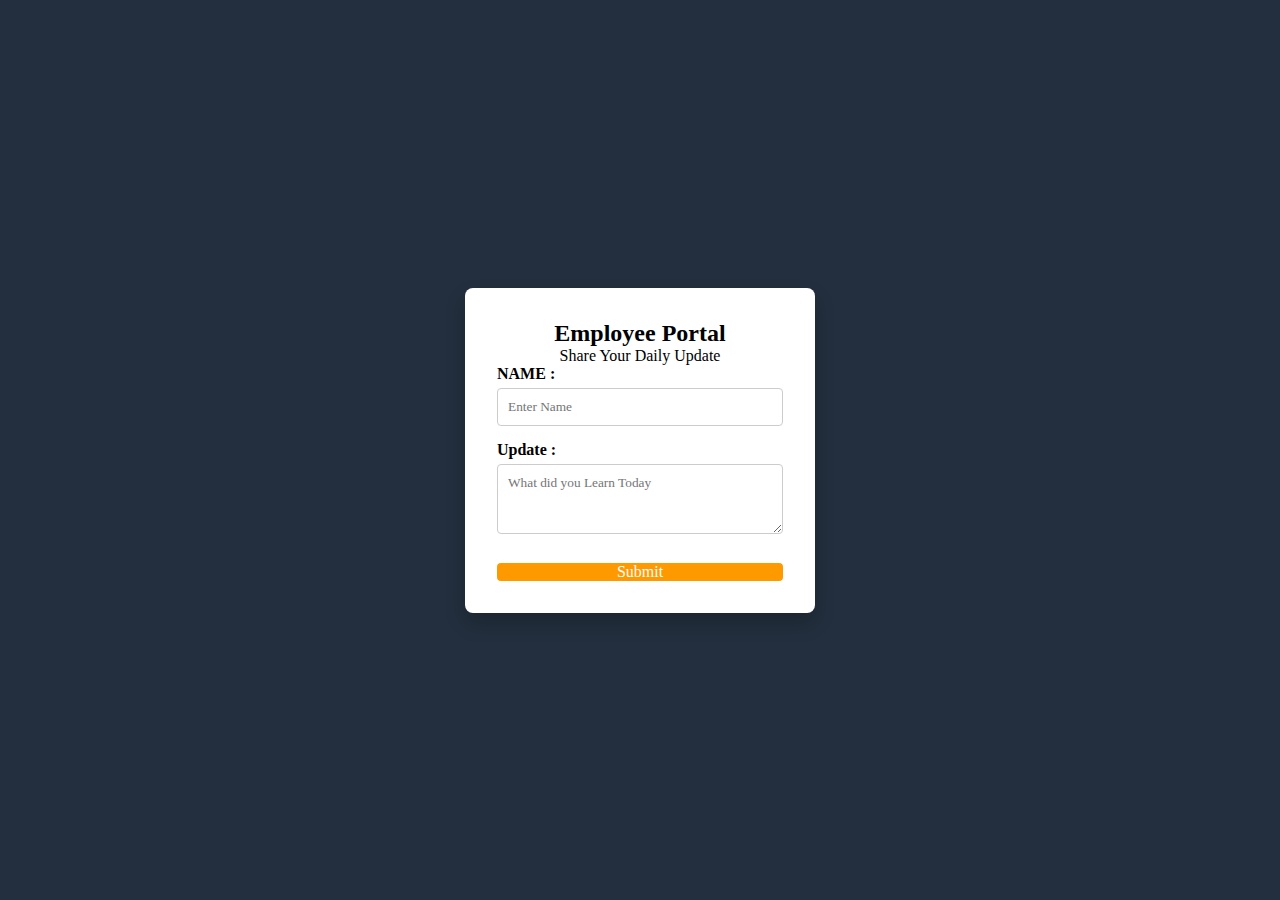
<file: Day 1 Task/index.html>
<!-- Amazon feedback form Example -->
 <!-- Day 1 -->

 <!DOCTYPE html>
 <html lang="en">
 <head>
    <meta charset="UTF-8">
    <meta name="viewport" content="width=device-width, initial-scale=1.0">
    <title>Amazon feedback form</title>
    <link rel="stylesheet" href="style.css">
    <script src="script.js" defer></script>
 </head>
 <body>
    <main>
        <section class = "feedback-card">
            <h2>Employee Portal</h2>
            <p>Share Your Daily Update</p>

            <form id = "updateform">
                <div class = "form-group">
                    <label for = "empname">NAME :</label>
                    <input type = "text" id = "empname" placeholder="Enter Name " required>
                </div>
                
                <div class = "form-group">
                    <label for="empupdate">Update :</label>
                    <textarea id = "empupdate" rows = "3" placeholder="What did you Learn Today "></textarea>
                </div>

                <button type="button" id = "submitbtn" data-dept= "engineering">Submit</button>
            </form>
            
            <p id = "statusmsg"></p>
        </section>
    </main>
 </body>
 </html>
</file>
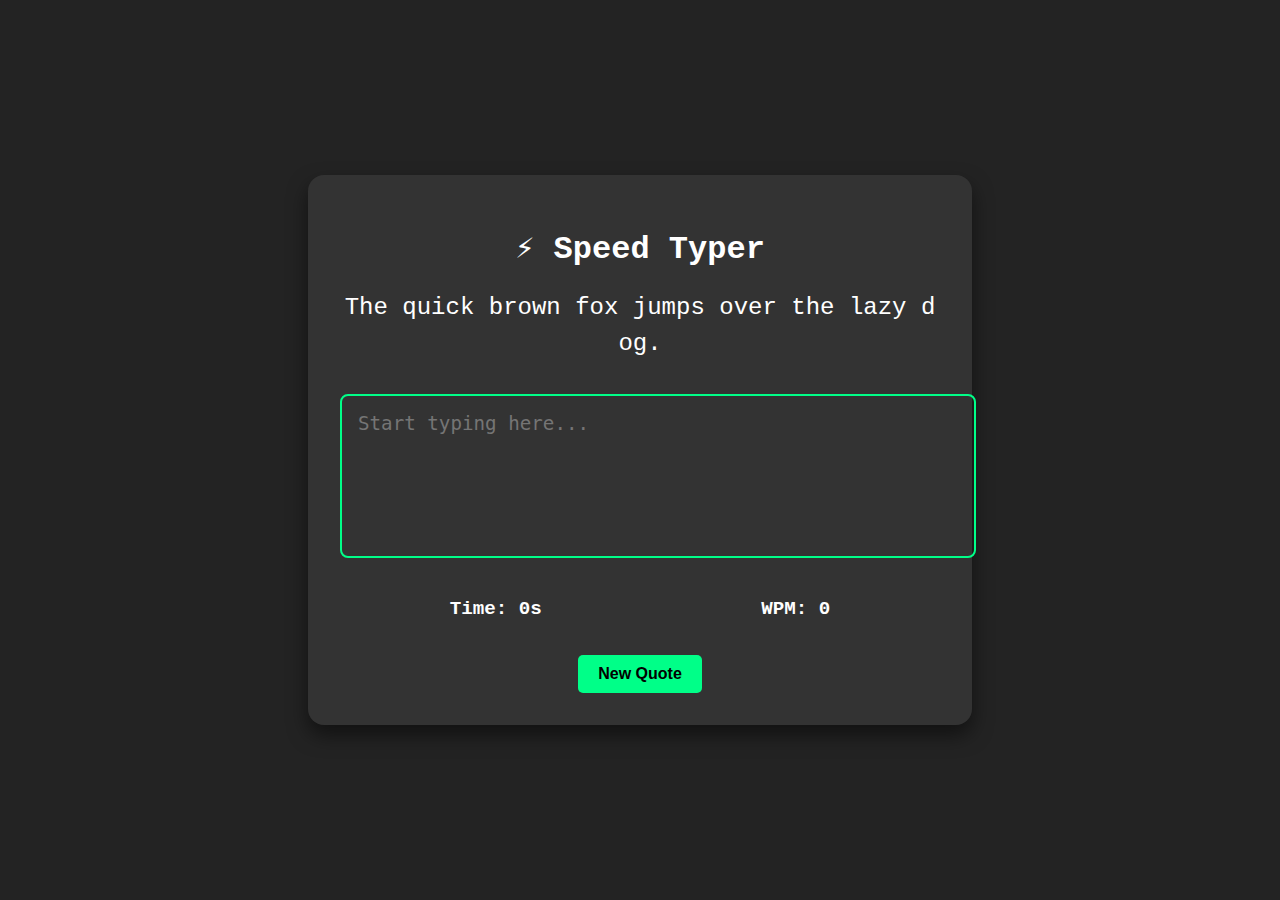
<file: Day 3 Task/index.html>
<!DOCTYPE html>
<html lang="en">
<head>
    <meta charset="UTF-8">
    <meta name="viewport" content="width=device-width, initial-scale=1.0">
    <title>Speed Typing Master</title>
    <link rel="stylesheet" href="style.css">
</head>
<body>
    <div class="container">
        <h1>⚡ Speed Typer</h1>
        
        <div class="quote-display" id="quoteDisplay">Loading...</div>
        
        <textarea id="quoteInput" class="quote-input" placeholder="Start typing here..."></textarea>
        <div id="resultModal" class="result-modal hidden">
              <h2>🎉 Completed!</h2>
             <p>Your Speed: <span id="finalWpm">0</span> WPM</p>
             <button onclick="renderNewQuote()">Play Again</button>
        </div>
        <div class="stats">
            <p>Time: <span id="timer">0</span>s</p>
            <p>WPM: <span id="wpm">0</span></p>
        </div>
        
        <button id="restartBtn" onclick="renderNewQuote()">New Quote</button>
    </div>

    <script src="script.js"></script>
</body>
</html>
</file>
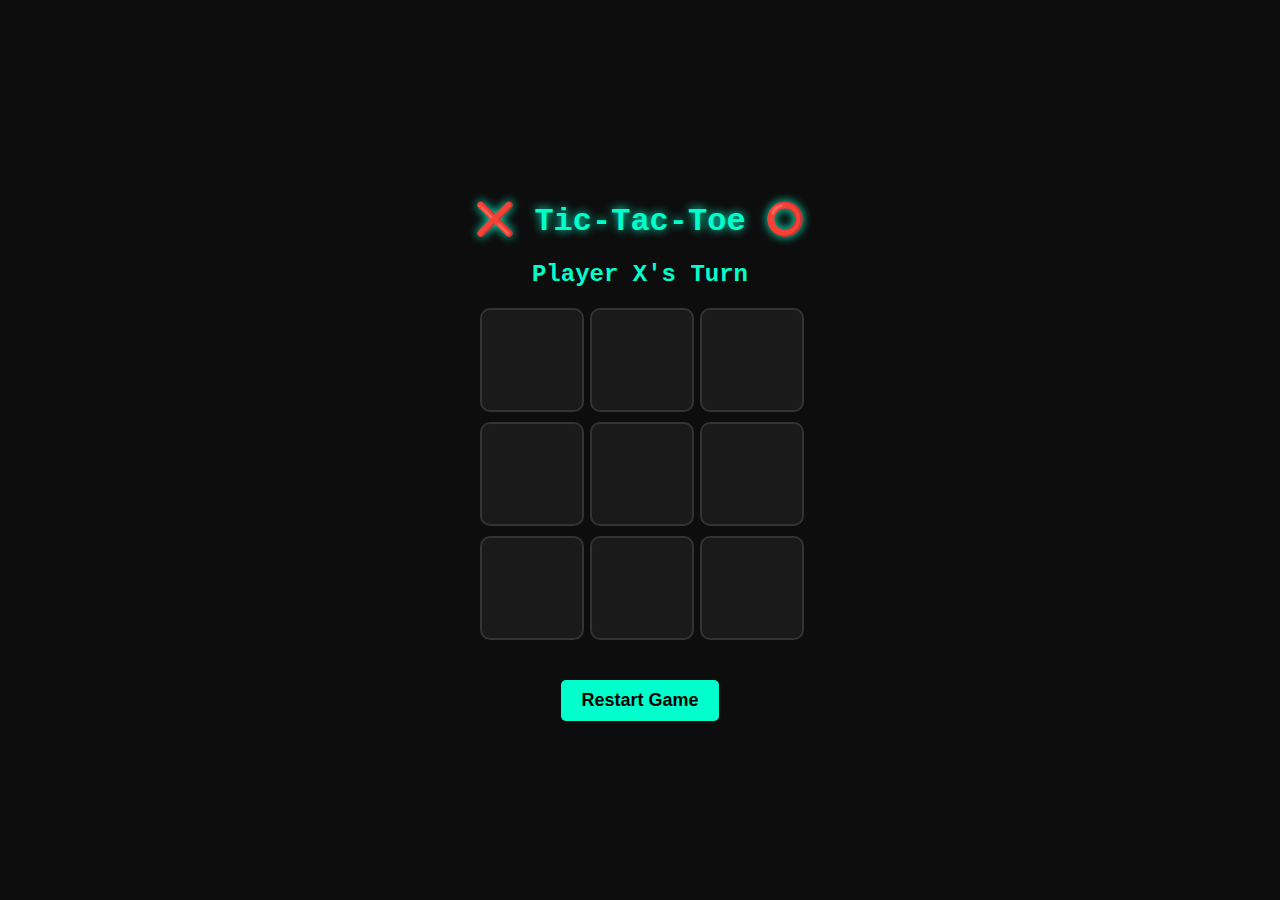
<file: Day 4 Task/index.html>
<!DOCTYPE html>
<html lang="en">
<head>
    <meta charset="UTF-8">
    <meta name="viewport" content="width=device-width, initial-scale=1.0">
    <title>Neon Tic-Tac-Toe</title>
    <link rel="stylesheet" href="style.css">
</head>
<body>

    <div class="container">
        <h1>❌ Tic-Tac-Toe ⭕</h1>
        
        <h2 id="status">Player X's Turn</h2>

        <div class="game-grid">
            <div class="cell" onclick="makeMove(0)"></div>
            <div class="cell" onclick="makeMove(1)"></div>
            <div class="cell" onclick="makeMove(2)"></div>
            <div class="cell" onclick="makeMove(3)"></div>
            <div class="cell" onclick="makeMove(4)"></div>
            <div class="cell" onclick="makeMove(5)"></div>
            <div class="cell" onclick="makeMove(6)"></div>
            <div class="cell" onclick="makeMove(7)"></div>
            <div class="cell" onclick="makeMove(8)"></div>
        </div>

        <button onclick="resetGame()">Restart Game </button>
    </div>

    <script src="script.js"></script>
</body>
</html>
</file>
<file: Day 1 Task/style.css>
*{
    margin: 0;
    padding: 0;
    box-sizing: border-box;
    font-family: 'sans-serif','Segeo UI';
}

body{
    height: 100vh;
    background-color: #232f3e;
    display: flex;
    justify-content: center;
    align-items: center;
}

.feedback-card{
    background-color: white;
    padding: 2rem;
    border-radius: 8px;
    width: 350px;
    box-shadow: 0 10px 20px rgba(0,0,0,0.2);
    text-align: center;
}

.form-group{
    margin-bottom: 15px;
    text-align: left;
}

label{
    display: block;
    margin-bottom: 5px;
    font-weight: bold;
}

input,textarea{
    width: 100%;
    padding: 10px;
    border: 1px solid #ccc;
    border-radius: 4px;
}
button{
    background-color: #ff9900;
    border: none;
    color: white;
    border-radius: 4px;
    cursor: pointer;
    width: 100%;
    font-size: 16px;
    margin-top: 10px;
}

button:hover{
    background-color: #e88b00;
}
</file>
<file: Day 3 Task/style.css>
body {
    background: #232323;
    color: white;
    font-family: 'Courier New', Courier, monospace;
    display: flex;
    justify-content: center;
    align-items: center;
    min-height: 100vh;
    margin: 0;
}

.container {
    background: #333;
    padding: 2rem;
    border-radius: 1rem;
    width: 80%;
    max-width: 600px;
    text-align: center;
    box-shadow: 0 10px 20px rgba(0,0,0,0.5);
}

.quote-display {
    margin-bottom: 2rem;
    font-size: 1.5rem;
    line-height: 1.5;
    word-break: break-all;
}

.quote-input {
    background-color: transparent;
    border: 2px solid #555;
    color: white;
    width: 100%;
    height: 8rem;
    font-size: 1.2rem;
    padding: 1rem;
    border-radius: .5rem;
    resize: none; 
    outline: none;
}

.quote-input:focus {
    border-color: #00ff88;
}

/* Colors for correct/incorrect letters */
.correct {
    color: #00ff88;
}

.incorrect {
    color: #ff4444;
    text-decoration: underline;
}

.stats {
    display: flex;
    justify-content: space-around;
    margin-top: 1rem;
    font-size: 1.2rem;
    font-weight: bold;
}

button {
    margin-top: 1rem;
    padding: 10px 20px;
    background: #00ff88;
    border: none;
    font-weight: bold;
    cursor: pointer;
    border-radius: 5px;
    font-size: 1rem;
}

button:hover {
    background: #00cc6a;
}
/* Utility to hide elements */
.hidden {
    display: none;
}

/* The Success Message Area */
.result-modal {
    margin-top: 1.5rem;
    padding: 1rem;
    background: rgba(0, 255, 136, 0.1); /* Light green background */
    border: 2px solid #00ff88;
    border-radius: 10px;
    animation: popIn 0.3s ease-out;
}

.result-modal h2 {
    margin: 0;
    color: #00ff88;
}

.result-modal p {
    font-size: 1.5rem;
    font-weight: bold;
}

/* Disable the textarea when game is over */
.quote-input:disabled {
    opacity: 0.5;
    cursor: not-allowed;
    border-color: #555;
}

/* Small animation for the modal */
@keyframes popIn {
    0% { transform: scale(0.8); opacity: 0; }
    100% { transform: scale(1); opacity: 1; }
}
</file>
<file: Day 4 Task/style.css>
body {
    background-color: #0d0d0d; /* Pitch Black */
    color: #00ffcc; /* Neon Cyan */
    font-family: 'Courier New', Courier, monospace;
    display: flex;
    justify-content: center;
    align-items: center;
    height: 100vh;
    margin: 0;
}

.container {
    text-align: center;
}

h1 {
    text-shadow: 0 0 10px #00ffcc;
}

.game-grid {
    display: grid;
    grid-template-columns: repeat(3, 100px); /* 3 Columns, 100px each */
    grid-gap: 10px;
    margin: 20px auto;
    width: 320px;
}

.cell {
    width: 100px;
    height: 100px;
    background-color: #1a1a1a;
    border: 2px solid #333;
    font-size: 60px;
    display: flex; /* To center X and O */
    justify-content: center;
    align-items: center;
    cursor: pointer;
    transition: 0.3s;
    border-radius: 10px;
}

.cell:hover {
    background-color: #333;
    box-shadow: 0 0 15px #00ffcc;
}

/* Colors for X and O */
.cell.X {
    color: #ff3333; /* Red Neon for X */
    text-shadow: 0 0 10px #ff3333;
}

.cell.O {
    color: #3388ff; /* Blue Neon for O */
    text-shadow: 0 0 10px #3388ff;
}

button {
    padding: 10px 20px;
    background: #00ffcc;
    border: none;
    font-size: 18px;
    font-weight: bold;
    cursor: pointer;
    margin-top: 20px;
    border-radius: 5px;
}

button:hover {
    box-shadow: 0 0 20px #00ffcc;
}
</file>
